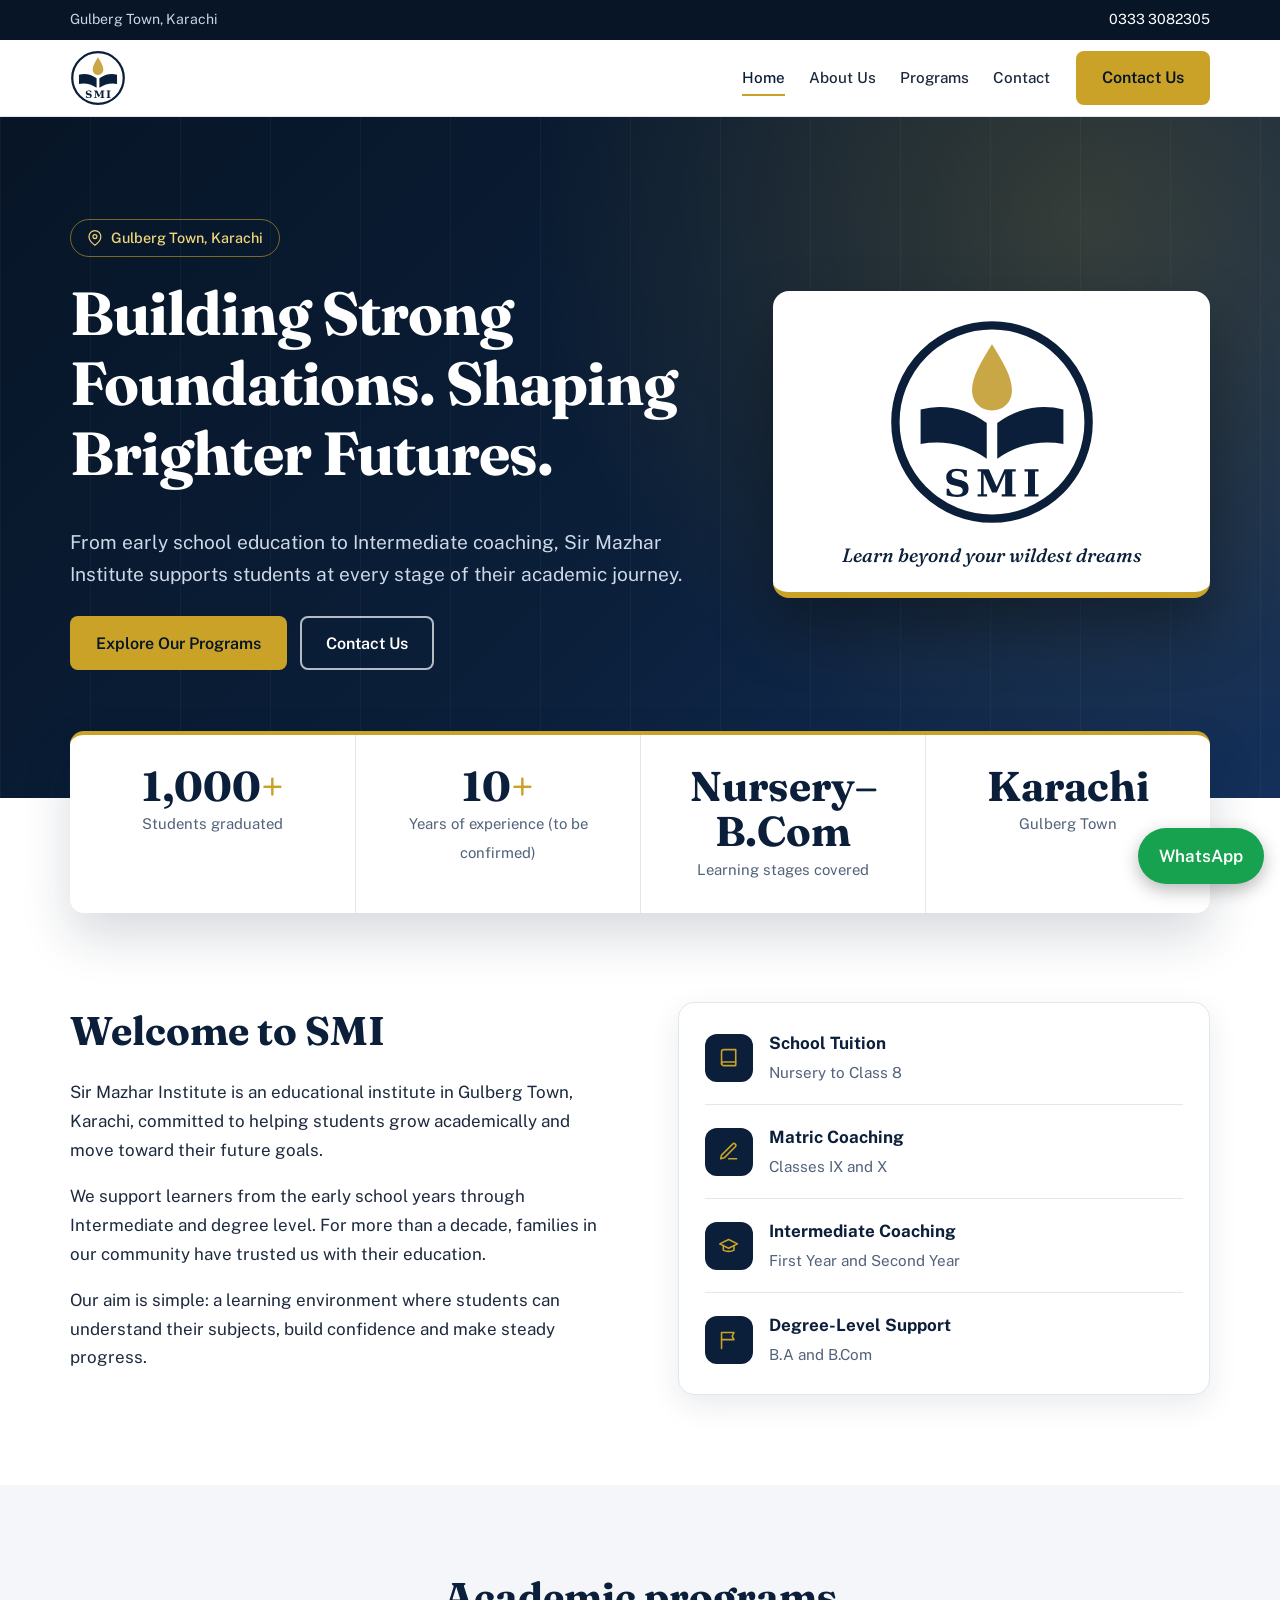
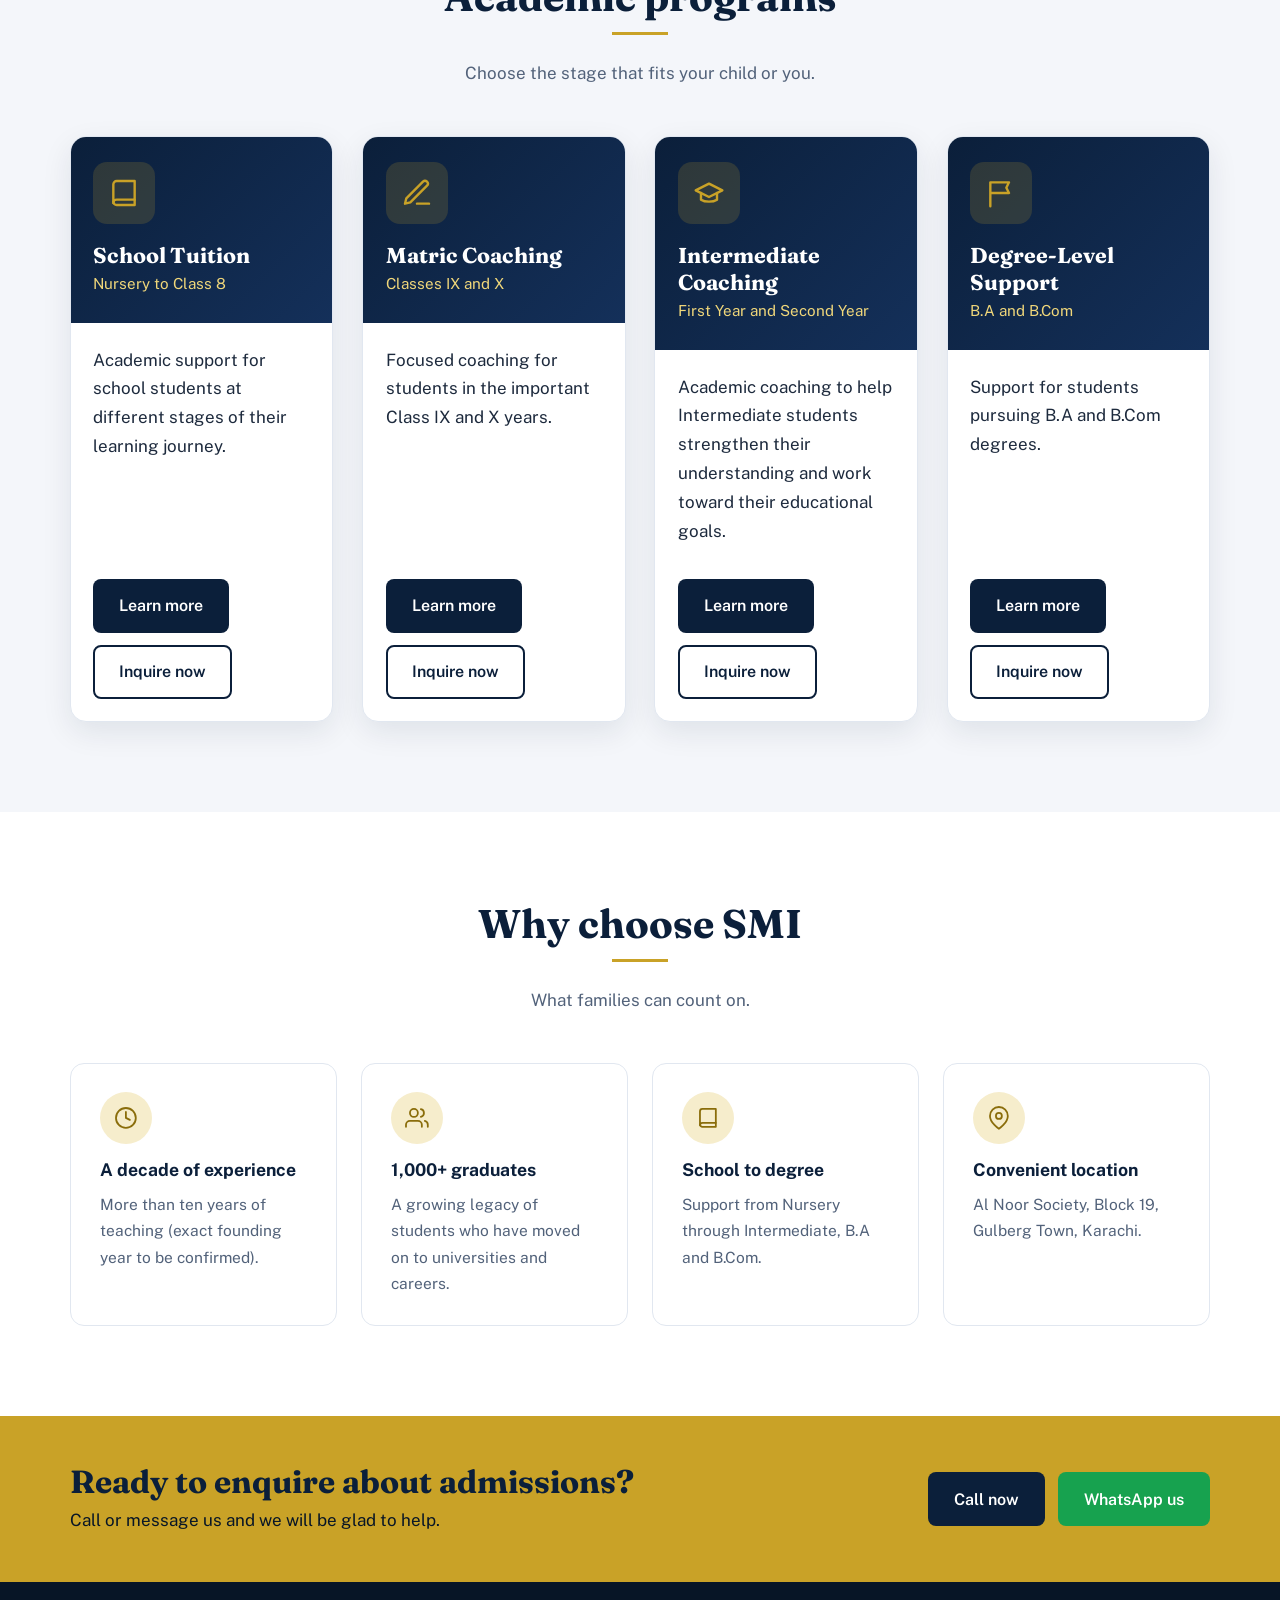
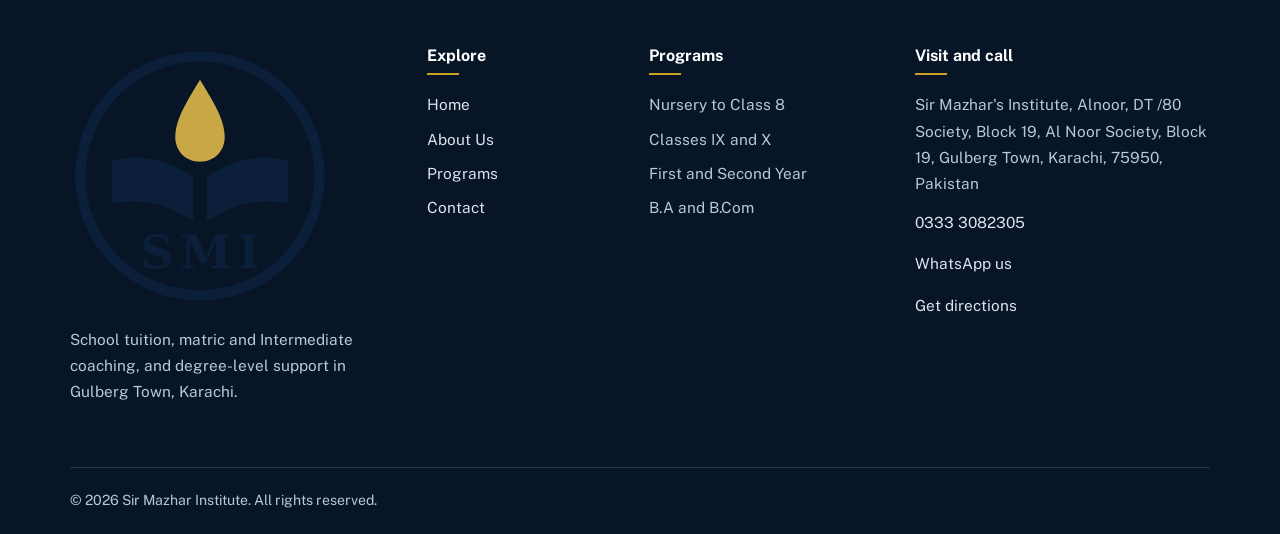
<file: index.html>
<!DOCTYPE html>
<html lang="en"><head><meta charset="utf-8"><meta name="viewport" content="width=device-width,initial-scale=1">
<title>Sir Mazhar Institute (SMI) | School Tuition & Intermediate Coaching in Karachi</title><meta name="description" content="Sir Mazhar Institute in Gulberg Town, Karachi offers school tuition, Class IX-X and Intermediate coaching, and B.A and B.Com support. 1,000+ students graduated.">
<meta property="og:title" content="Sir Mazhar Institute (SMI) | School Tuition & Intermediate Coaching in Karachi"><meta property="og:description" content="Sir Mazhar Institute in Gulberg Town, Karachi offers school tuition, Class IX-X and Intermediate coaching, and B.A and B.Com support. 1,000+ students graduated."><meta property="og:type" content="website"><meta property="og:image" content="images/smi-emblem.svg">
<meta name="theme-color" content="#0b1f3a"><link rel="icon" type="image/svg+xml" href="images/smi-emblem.svg"><link rel="stylesheet" href="css/style.css"></head>
<body data-page="home"><main id="main"><section class="hero"><div class="wrap hero-grid"><div><span class="pill"><svg class="i" viewBox="0 0 24 24" aria-hidden="true"><path d="M21 10c0 7-9 13-9 13S3 17 3 10a9 9 0 0 1 18 0z"/><circle cx="12" cy="10" r="3"/></svg> Gulberg Town, Karachi</span>
<h1>Building Strong Foundations. Shaping Brighter Futures.</h1>
<p class="lead">From early school education to Intermediate coaching, Sir Mazhar Institute supports students at every stage of their academic journey.</p>
<div class="row"><a class="btn btn-gold" href="programs.html">Explore Our Programs</a><a class="btn btn-line" href="contact.html">Contact Us</a></div></div>
<div class="hero-card"><img src="images/smi-emblem.svg" alt="SMI emblem" width="210" height="210"><p>Learn beyond your wildest dreams</p></div></div></section>
<div class="wrap"><div class="stats">
<div class="stat"><b><span data-count="1000">1,000</span><em>+</em></b><span>Students graduated</span></div>
<div class="stat"><b>10<em>+</em></b><span>Years of experience (to be confirmed)</span></div>
<div class="stat"><b>Nursery–B.Com</b><span>Learning stages covered</span></div>
<div class="stat"><b>Karachi</b><span>Gulberg Town</span></div></div></div>
<section><div class="wrap split"><div><h2>Welcome to SMI</h2>
<p>Sir Mazhar Institute is an educational institute in Gulberg Town, Karachi, committed to helping students grow academically and move toward their future goals.</p>
<p>We support learners from the early school years through Intermediate and degree level. For more than a decade, families in our community have trusted us with their education.</p>
<p>Our aim is simple: a learning environment where students can understand their subjects, build confidence and make steady progress.</p></div>
<div class="offer"><div><span class="ico"><svg class="i" viewBox="0 0 24 24" aria-hidden="true"><path d="M4 19.5A2.5 2.5 0 0 1 6.5 17H20V3H6.5A2.5 2.5 0 0 0 4 5.5z"/><path d="M20 17v4H6.5A2.5 2.5 0 0 1 4 18.5"/></svg></span><p style="margin:0"><b>School Tuition</b><span>Nursery to Class 8</span></p></div><div><span class="ico"><svg class="i" viewBox="0 0 24 24" aria-hidden="true"><path d="M12 20h9"/><path d="M16.5 3.5a2.1 2.1 0 0 1 3 3L7 19l-4 1 1-4z"/></svg></span><p style="margin:0"><b>Matric Coaching</b><span>Classes IX and X</span></p></div><div><span class="ico"><svg class="i" viewBox="0 0 24 24" aria-hidden="true"><path d="M22 10 12 5 2 10l10 5z"/><path d="M6 12v5c3 2 9 2 12 0v-5"/></svg></span><p style="margin:0"><b>Intermediate Coaching</b><span>First Year and Second Year</span></p></div><div><span class="ico"><svg class="i" viewBox="0 0 24 24" aria-hidden="true"><path d="M4 22V4M4 4h14l-2 4 2 4H4"/></svg></span><p style="margin:0"><b>Degree-Level Support</b><span>B.A and B.Com</span></p></div></div></div></section>
<section class="alt"><div class="wrap"><div class="head"><h2>Academic programs</h2><p>Choose the stage that fits your child or you.</p></div><div class="cards"><article class="pcard"><div class="top"><div class="ico"><svg class="i" viewBox="0 0 24 24" aria-hidden="true"><path d="M4 19.5A2.5 2.5 0 0 1 6.5 17H20V3H6.5A2.5 2.5 0 0 0 4 5.5z"/><path d="M20 17v4H6.5A2.5 2.5 0 0 1 4 18.5"/></svg></div><div><b>School Tuition</b><span>Nursery to Class 8</span></div></div><div class="body"><p>Academic support for school students at different stages of their learning journey.</p><div class="row"><a class="btn btn-navy" href="programs.html#school">Learn more</a><a class="btn btn-out" href="contact.html">Inquire now</a></div></div></article><article class="pcard"><div class="top"><div class="ico"><svg class="i" viewBox="0 0 24 24" aria-hidden="true"><path d="M12 20h9"/><path d="M16.5 3.5a2.1 2.1 0 0 1 3 3L7 19l-4 1 1-4z"/></svg></div><div><b>Matric Coaching</b><span>Classes IX and X</span></div></div><div class="body"><p>Focused coaching for students in the important Class IX and X years.</p><div class="row"><a class="btn btn-navy" href="programs.html#matric">Learn more</a><a class="btn btn-out" href="contact.html">Inquire now</a></div></div></article><article class="pcard"><div class="top"><div class="ico"><svg class="i" viewBox="0 0 24 24" aria-hidden="true"><path d="M22 10 12 5 2 10l10 5z"/><path d="M6 12v5c3 2 9 2 12 0v-5"/></svg></div><div><b>Intermediate Coaching</b><span>First Year and Second Year</span></div></div><div class="body"><p>Academic coaching to help Intermediate students strengthen their understanding and work toward their educational goals.</p><div class="row"><a class="btn btn-navy" href="programs.html#inter">Learn more</a><a class="btn btn-out" href="contact.html">Inquire now</a></div></div></article><article class="pcard"><div class="top"><div class="ico"><svg class="i" viewBox="0 0 24 24" aria-hidden="true"><path d="M4 22V4M4 4h14l-2 4 2 4H4"/></svg></div><div><b>Degree-Level Support</b><span>B.A and B.Com</span></div></div><div class="body"><p>Support for students pursuing B.A and B.Com degrees.</p><div class="row"><a class="btn btn-navy" href="programs.html#degree">Learn more</a><a class="btn btn-out" href="contact.html">Inquire now</a></div></div></article></div></div></section>
<section><div class="wrap"><div class="head"><h2>Why choose SMI</h2><p>What families can count on.</p></div><div class="feats">
<div class="feat"><div class="ico"><svg class="i" viewBox="0 0 24 24" aria-hidden="true"><circle cx="12" cy="12" r="10"/><path d="M12 6v6l4 2"/></svg></div><h3>A decade of experience</h3><p>More than ten years of teaching (exact founding year to be confirmed).</p></div>
<div class="feat"><div class="ico"><svg class="i" viewBox="0 0 24 24" aria-hidden="true"><path d="M17 21v-2a4 4 0 0 0-4-4H5a4 4 0 0 0-4 4v2"/><circle cx="9" cy="7" r="4"/><path d="M23 21v-2a4 4 0 0 0-3-3.9M16 3.1a4 4 0 0 1 0 7.8"/></svg></div><h3>1,000+ graduates</h3><p>A growing legacy of students who have moved on to universities and careers.</p></div>
<div class="feat"><div class="ico"><svg class="i" viewBox="0 0 24 24" aria-hidden="true"><path d="M4 19.5A2.5 2.5 0 0 1 6.5 17H20V3H6.5A2.5 2.5 0 0 0 4 5.5z"/><path d="M20 17v4H6.5A2.5 2.5 0 0 1 4 18.5"/></svg></div><h3>School to degree</h3><p>Support from Nursery through Intermediate, B.A and B.Com.</p></div>
<div class="feat"><div class="ico"><svg class="i" viewBox="0 0 24 24" aria-hidden="true"><path d="M21 10c0 7-9 13-9 13S3 17 3 10a9 9 0 0 1 18 0z"/><circle cx="12" cy="10" r="3"/></svg></div><h3>Convenient location</h3><p>Al Noor Society, Block 19, Gulberg Town, Karachi.</p></div></div></div></section><div class="cta"><div class="wrap"><div><h2>Ready to enquire about admissions?</h2><p>Call or message us and we will be glad to help.</p></div><div class="row"><a class="btn btn-navy" data-tel>Call now</a><a class="btn btn-wa" data-wa data-wa-label="WhatsApp us"></a></div></div></div></main>
<script src="js/config.js"></script><script src="js/main.js"></script></body></html>
</file>
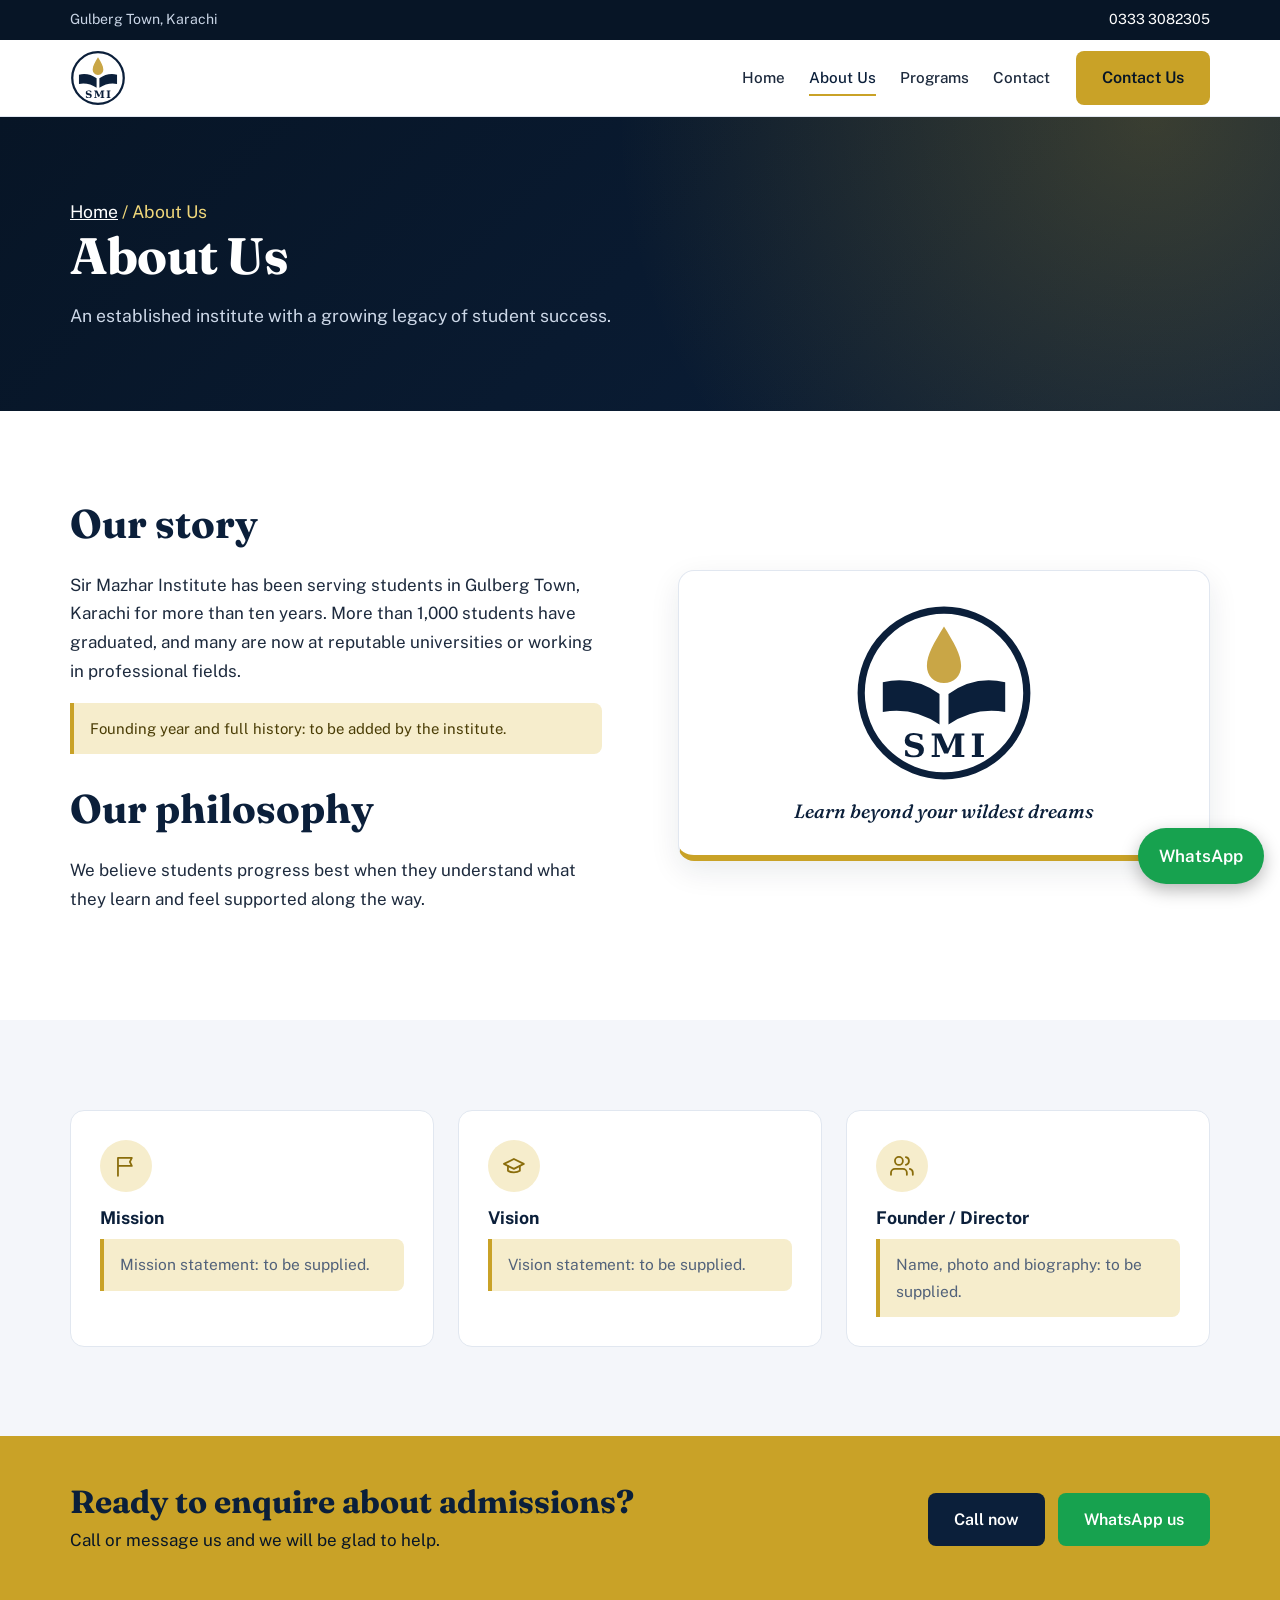
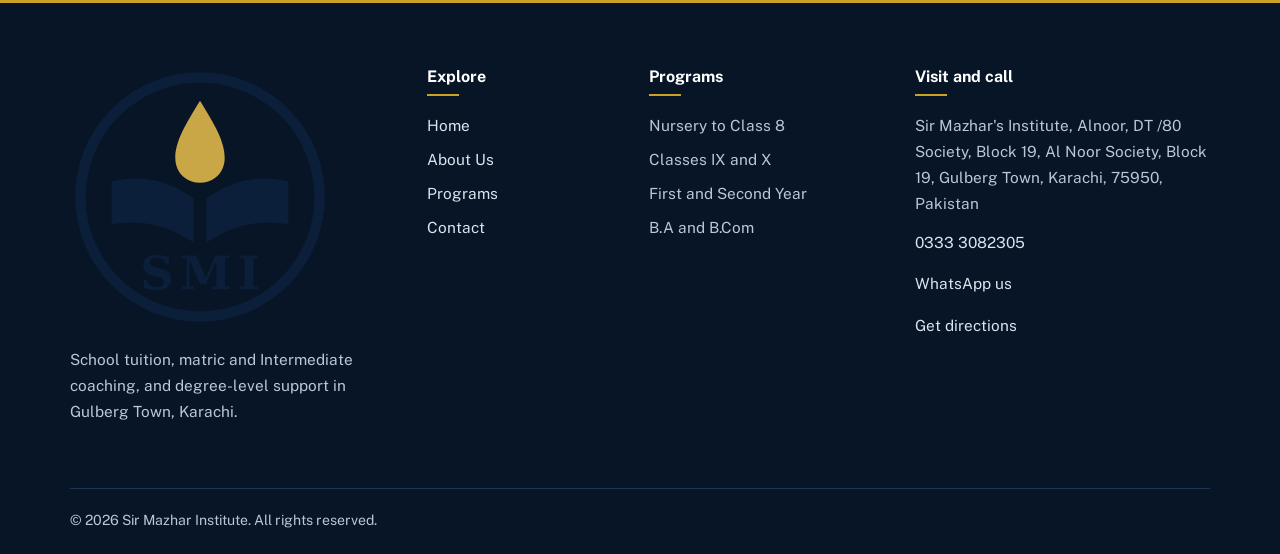
<file: about.html>
<!DOCTYPE html>
<html lang="en"><head><meta charset="utf-8"><meta name="viewport" content="width=device-width,initial-scale=1">
<title>About Sir Mazhar Institute | Tuition & Coaching in Gulberg Town, Karachi</title><meta name="description" content="Learn about Sir Mazhar Institute, a Karachi institute serving school, Intermediate and degree students for more than 10 years.">
<meta property="og:title" content="About Sir Mazhar Institute | Tuition & Coaching in Gulberg Town, Karachi"><meta property="og:description" content="Learn about Sir Mazhar Institute, a Karachi institute serving school, Intermediate and degree students for more than 10 years."><meta property="og:type" content="website"><meta property="og:image" content="images/smi-emblem.svg">
<meta name="theme-color" content="#0b1f3a"><link rel="icon" type="image/svg+xml" href="images/smi-emblem.svg"><link rel="stylesheet" href="css/style.css"></head>
<body data-page="about"><main id="main"><div class="page-head"><div class="wrap"><p class="crumb"><a href="index.html">Home</a> / About Us</p><h1>About Us</h1><p>An established institute with a growing legacy of student success.</p></div></div><section><div class="wrap split"><div><h2>Our story</h2><p>Sir Mazhar Institute has been serving students in Gulberg Town, Karachi for more than ten years. More than 1,000 students have graduated, and many are now at reputable universities or working in professional fields.</p>
<p class="note">Founding year and full history: to be added by the institute.</p>
<h2 style="margin-top:2rem">Our philosophy</h2><p>We believe students progress best when they understand what they learn and feel supported along the way.</p></div>
<div class="emb-card"><img src="images/smi-emblem.svg" alt="SMI emblem" width="180" height="180"><p>Learn beyond your wildest dreams</p></div></div></section>
<section class="alt"><div class="wrap feats">
<div class="feat"><div class="ico"><svg class="i" viewBox="0 0 24 24" aria-hidden="true"><path d="M4 22V4M4 4h14l-2 4 2 4H4"/></svg></div><h3>Mission</h3><p class="note">Mission statement: to be supplied.</p></div>
<div class="feat"><div class="ico"><svg class="i" viewBox="0 0 24 24" aria-hidden="true"><path d="M22 10 12 5 2 10l10 5z"/><path d="M6 12v5c3 2 9 2 12 0v-5"/></svg></div><h3>Vision</h3><p class="note">Vision statement: to be supplied.</p></div>
<div class="feat"><div class="ico"><svg class="i" viewBox="0 0 24 24" aria-hidden="true"><path d="M17 21v-2a4 4 0 0 0-4-4H5a4 4 0 0 0-4 4v2"/><circle cx="9" cy="7" r="4"/><path d="M23 21v-2a4 4 0 0 0-3-3.9M16 3.1a4 4 0 0 1 0 7.8"/></svg></div><h3>Founder / Director</h3><p class="note">Name, photo and biography: to be supplied.</p></div></div></section><div class="cta"><div class="wrap"><div><h2>Ready to enquire about admissions?</h2><p>Call or message us and we will be glad to help.</p></div><div class="row"><a class="btn btn-navy" data-tel>Call now</a><a class="btn btn-wa" data-wa data-wa-label="WhatsApp us"></a></div></div></div></main>
<script src="js/config.js"></script><script src="js/main.js"></script></body></html>
</file>
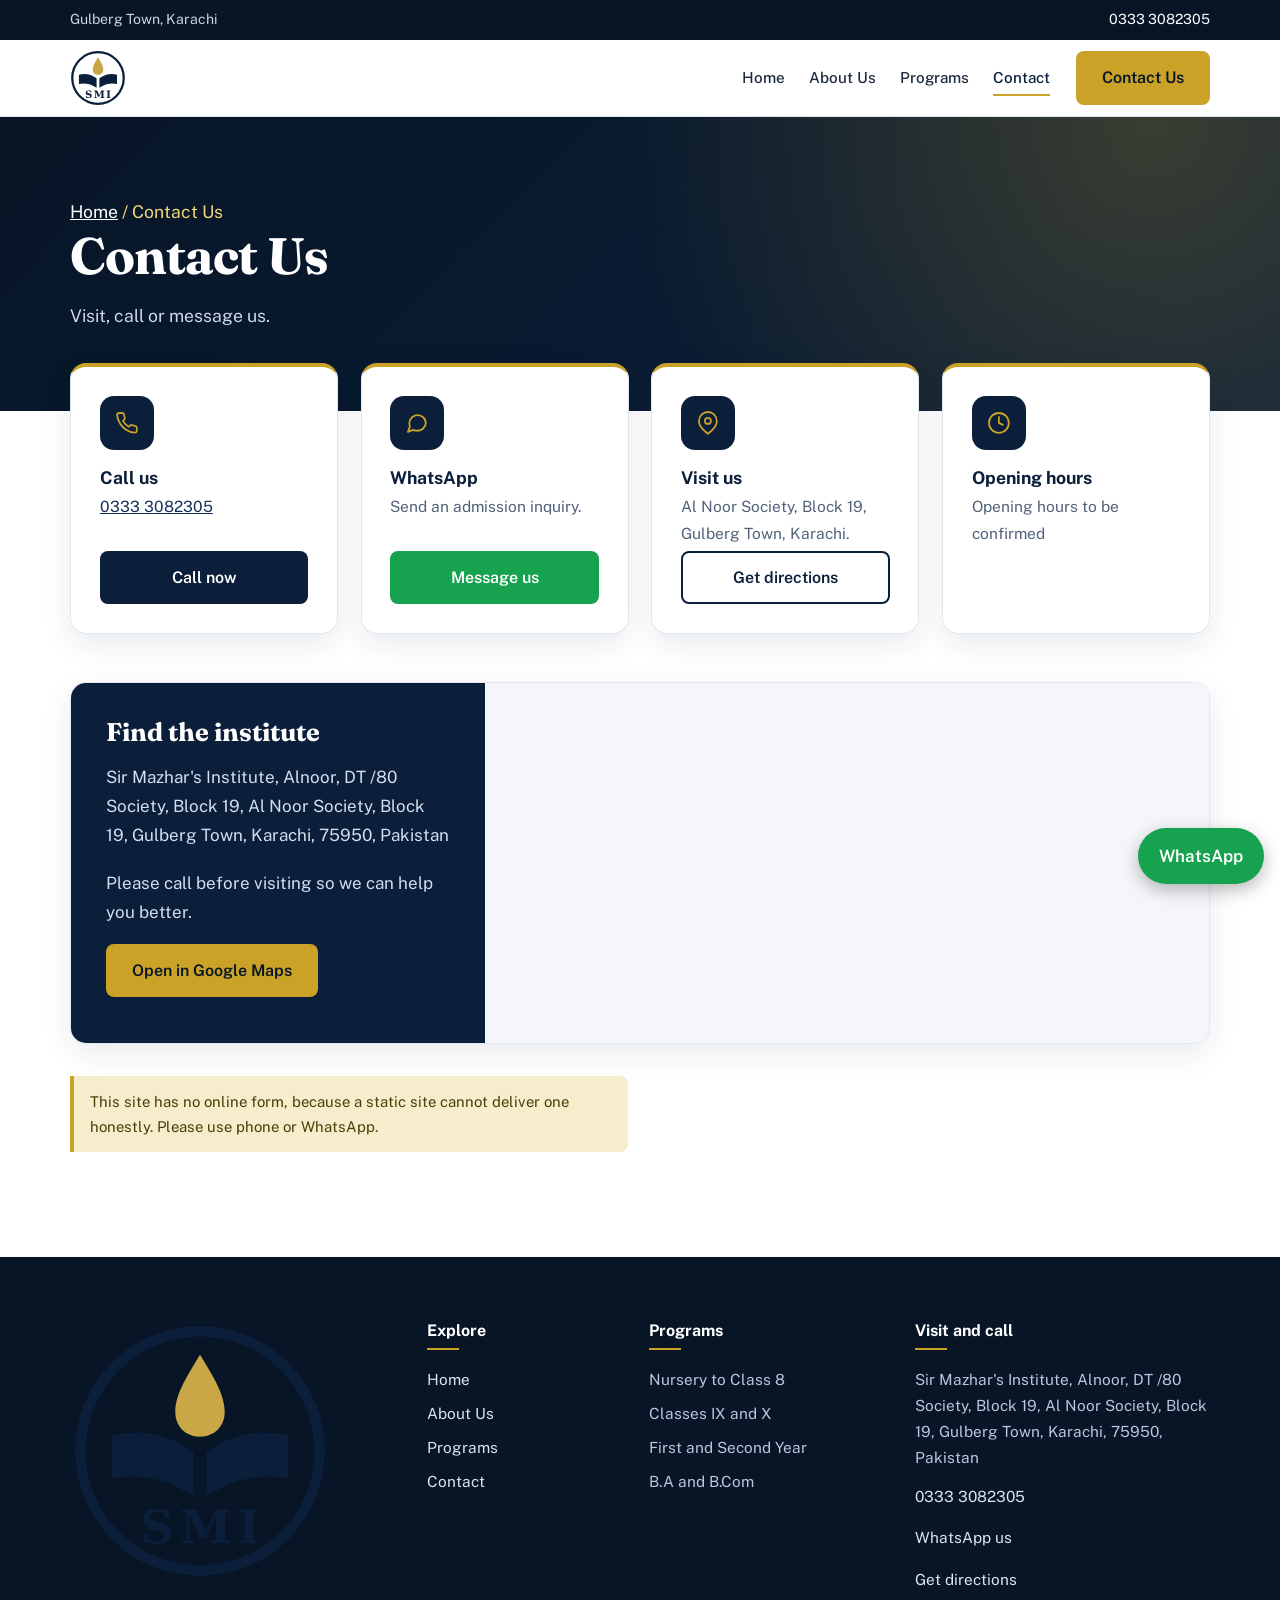
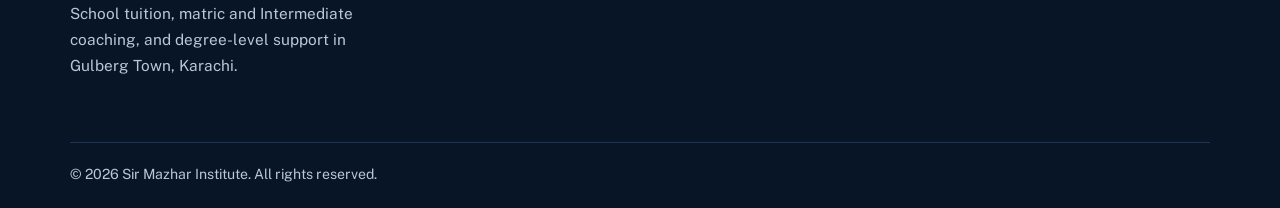
<file: contact.html>
<!DOCTYPE html>
<html lang="en"><head><meta charset="utf-8"><meta name="viewport" content="width=device-width,initial-scale=1">
<title>Contact Sir Mazhar Institute | Admissions in Gulberg Town, Karachi</title><meta name="description" content="Call or WhatsApp Sir Mazhar Institute for admissions. Al Noor Society, Block 19, Gulberg Town, Karachi.">
<meta property="og:title" content="Contact Sir Mazhar Institute | Admissions in Gulberg Town, Karachi"><meta property="og:description" content="Call or WhatsApp Sir Mazhar Institute for admissions. Al Noor Society, Block 19, Gulberg Town, Karachi."><meta property="og:type" content="website"><meta property="og:image" content="images/logo.png">
<meta name="theme-color" content="#0b1f3a"><link rel="icon" type="image/svg+xml" href="images/smi-emblem.svg"><link rel="stylesheet" href="css/style.css"></head>
<body data-page="contact"><main id="main"><div class="page-head"><div class="wrap"><p class="crumb"><a href="index.html">Home</a> / Contact Us</p><h1>Contact Us</h1><p>Visit, call or message us.</p></div></div><section style="padding-top:0"><div class="wrap"><div class="ccards">
<div class="ccard"><div class="ico"><svg class="i" viewBox="0 0 24 24" aria-hidden="true"><path d="M22 16.9v3a2 2 0 0 1-2.2 2 19.8 19.8 0 0 1-8.6-3.1 19.5 19.5 0 0 1-6-6A19.8 19.8 0 0 1 2.1 4.2 2 2 0 0 1 4.1 2h3a2 2 0 0 1 2 1.7c.1 1 .4 1.9.7 2.8a2 2 0 0 1-.5 2.1L8 9.9a16 16 0 0 0 6 6l1.3-1.3a2 2 0 0 1 2.1-.4c.9.3 1.8.6 2.8.7a2 2 0 0 1 1.7 2z"/></svg></div><h3>Call us</h3><p><a data-tel></a></p><a class="btn btn-navy" data-tel>Call now</a></div>
<div class="ccard"><div class="ico"><svg class="i" viewBox="0 0 24 24" aria-hidden="true"><path d="M21 11.5a8.4 8.4 0 0 1-9 8.4 8.5 8.5 0 0 1-3.8-.9L3 21l1.9-5.2A8.4 8.4 0 1 1 21 11.5z"/></svg></div><h3>WhatsApp</h3><p>Send an admission inquiry.</p><a class="btn btn-wa" data-wa data-wa-label="Message us"></a></div>
<div class="ccard"><div class="ico"><svg class="i" viewBox="0 0 24 24" aria-hidden="true"><path d="M21 10c0 7-9 13-9 13S3 17 3 10a9 9 0 0 1 18 0z"/><circle cx="12" cy="10" r="3"/></svg></div><h3>Visit us</h3><p>Al Noor Society, Block 19, Gulberg Town, Karachi.</p><a class="btn btn-out" data-maps>Get directions</a></div>
<div class="ccard"><div class="ico"><svg class="i" viewBox="0 0 24 24" aria-hidden="true"><circle cx="12" cy="12" r="10"/><path d="M12 6v6l4 2"/></svg></div><h3>Opening hours</h3><p data-hours></p></div></div>
<div class="map" style="margin-top:3rem"><div class="side"><h2>Find the institute</h2><address data-address></address><p>Please call before visiting so we can help you better.</p><a class="btn btn-gold" data-maps>Open in Google Maps</a></div>
<div class="view" data-map><div class="ph"><span>Map unavailable</span></div></div></div>
<p class="note" style="margin-top:2rem">This site has no online form, because a static site cannot deliver one honestly. Please use phone or WhatsApp.</p></div></section></main>
<script src="js/config.js"></script><script src="js/main.js"></script></body></html>
</file>
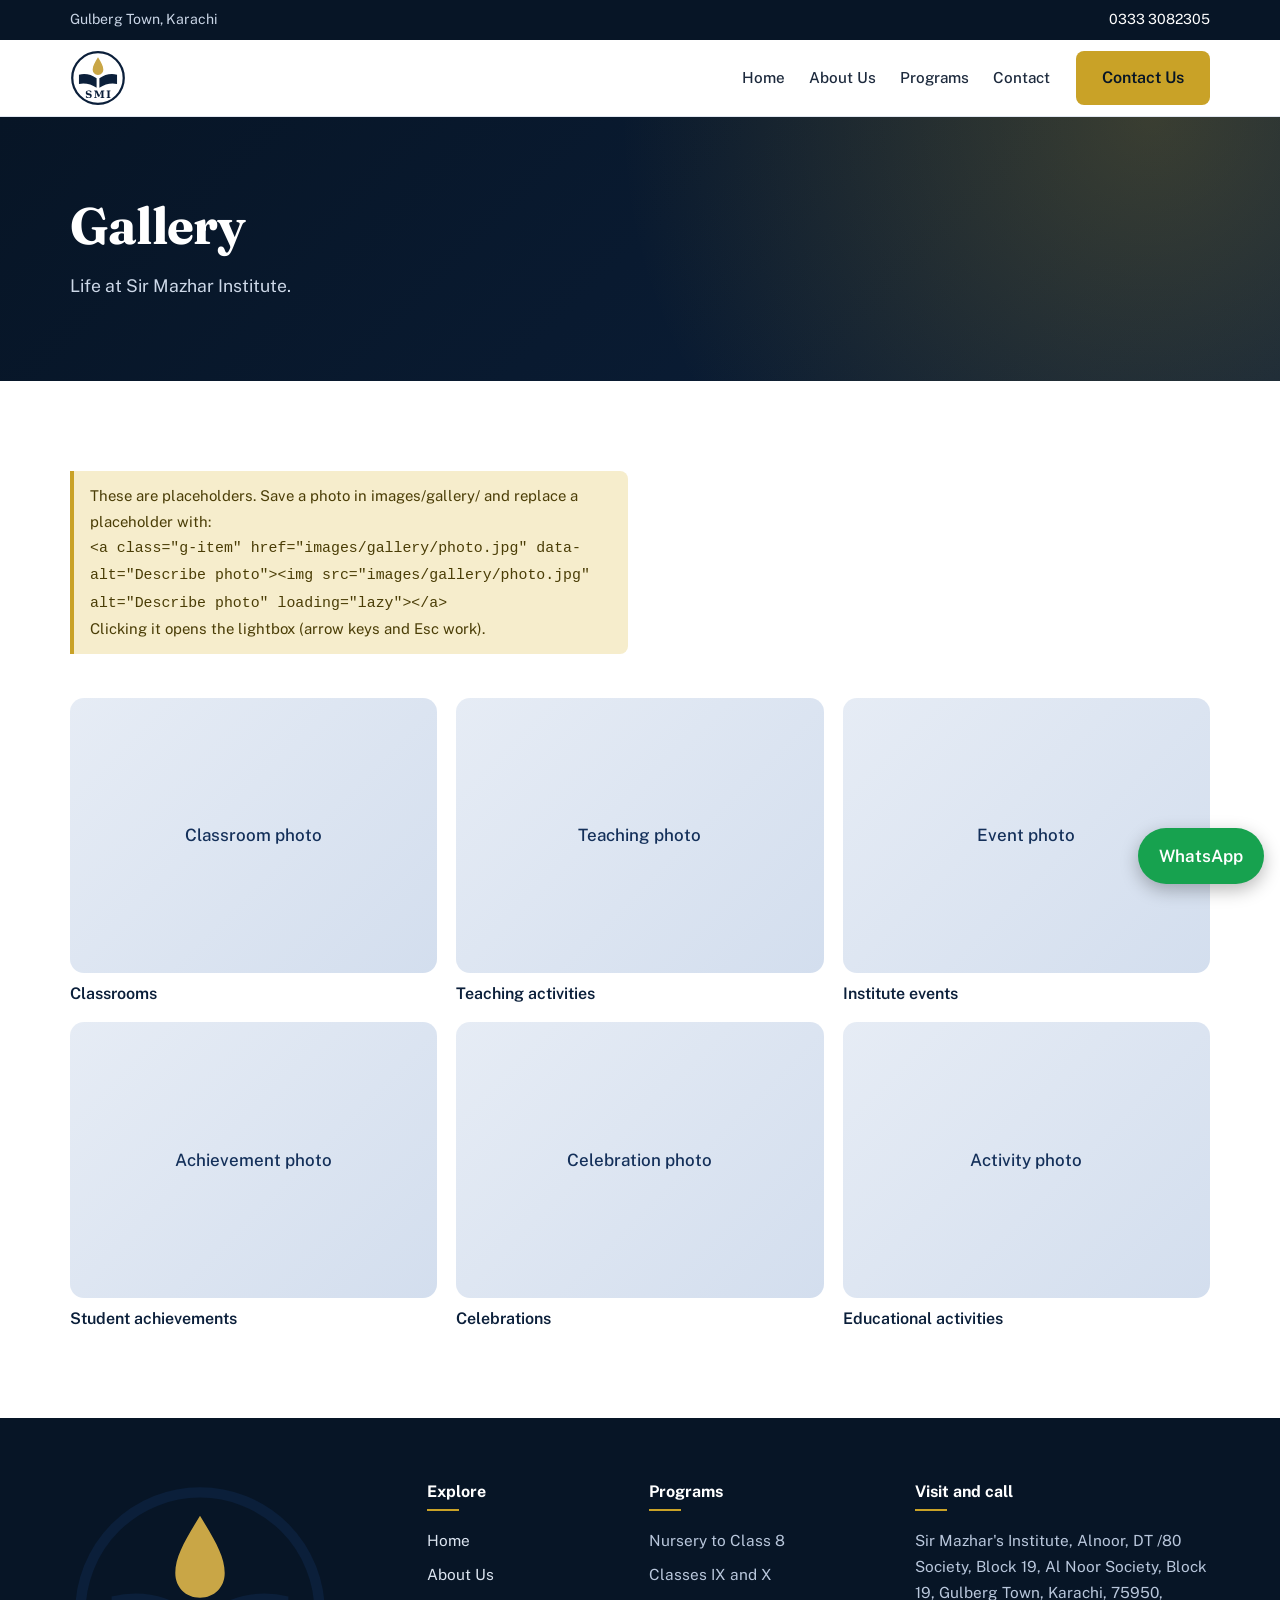
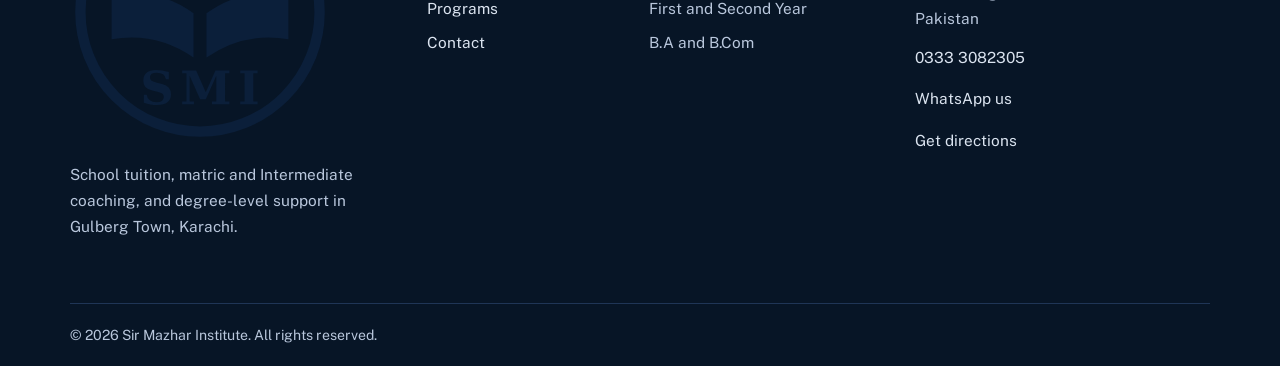
<file: gallery.html>
<!DOCTYPE html>
<html lang="en"><head><meta charset="utf-8"><meta name="viewport" content="width=device-width,initial-scale=1">
<title>Gallery | Sir Mazhar Institute, Karachi</title><meta name="description" content="Photos of classrooms, teaching and events at Sir Mazhar Institute, Gulberg Town, Karachi.">
<meta property="og:title" content="Gallery | Sir Mazhar Institute, Karachi"><meta property="og:description" content="Photos of classrooms, teaching and events at Sir Mazhar Institute, Gulberg Town, Karachi."><meta property="og:type" content="website">
<meta name="theme-color" content="#0b1f3a"><link rel="icon" href="images/logo.svg" type="image/svg+xml"><link rel="stylesheet" href="css/style.css"></head>
<body data-page="gallery"><main id="main">

<div class="page-head"><div class="wrap"><h1>Gallery</h1><p>Life at Sir Mazhar Institute.</p></div></div>
<section><div class="wrap"><p class="note">These are placeholders. Save a photo in images/gallery/ and replace a placeholder with:<br><code>&lt;a class="g-item" href="images/gallery/photo.jpg" data-alt="Describe photo"&gt;&lt;img src="images/gallery/photo.jpg" alt="Describe photo" loading="lazy"&gt;&lt;/a&gt;</code><br>Clicking it opens the lightbox (arrow keys and Esc work).</p><br>
<div class="gallery"><div><div class="ph"><span>Classroom photo</span></div><h3>Classrooms</h3></div><div><div class="ph"><span>Teaching photo</span></div><h3>Teaching activities</h3></div><div><div class="ph"><span>Event photo</span></div><h3>Institute events</h3></div><div><div class="ph"><span>Achievement photo</span></div><h3>Student achievements</h3></div><div><div class="ph"><span>Celebration photo</span></div><h3>Celebrations</h3></div><div><div class="ph"><span>Activity photo</span></div><h3>Educational activities</h3></div></div></div></section>
</main><script src="js/config.js"></script><script src="js/main.js"></script></body></html>
</file>
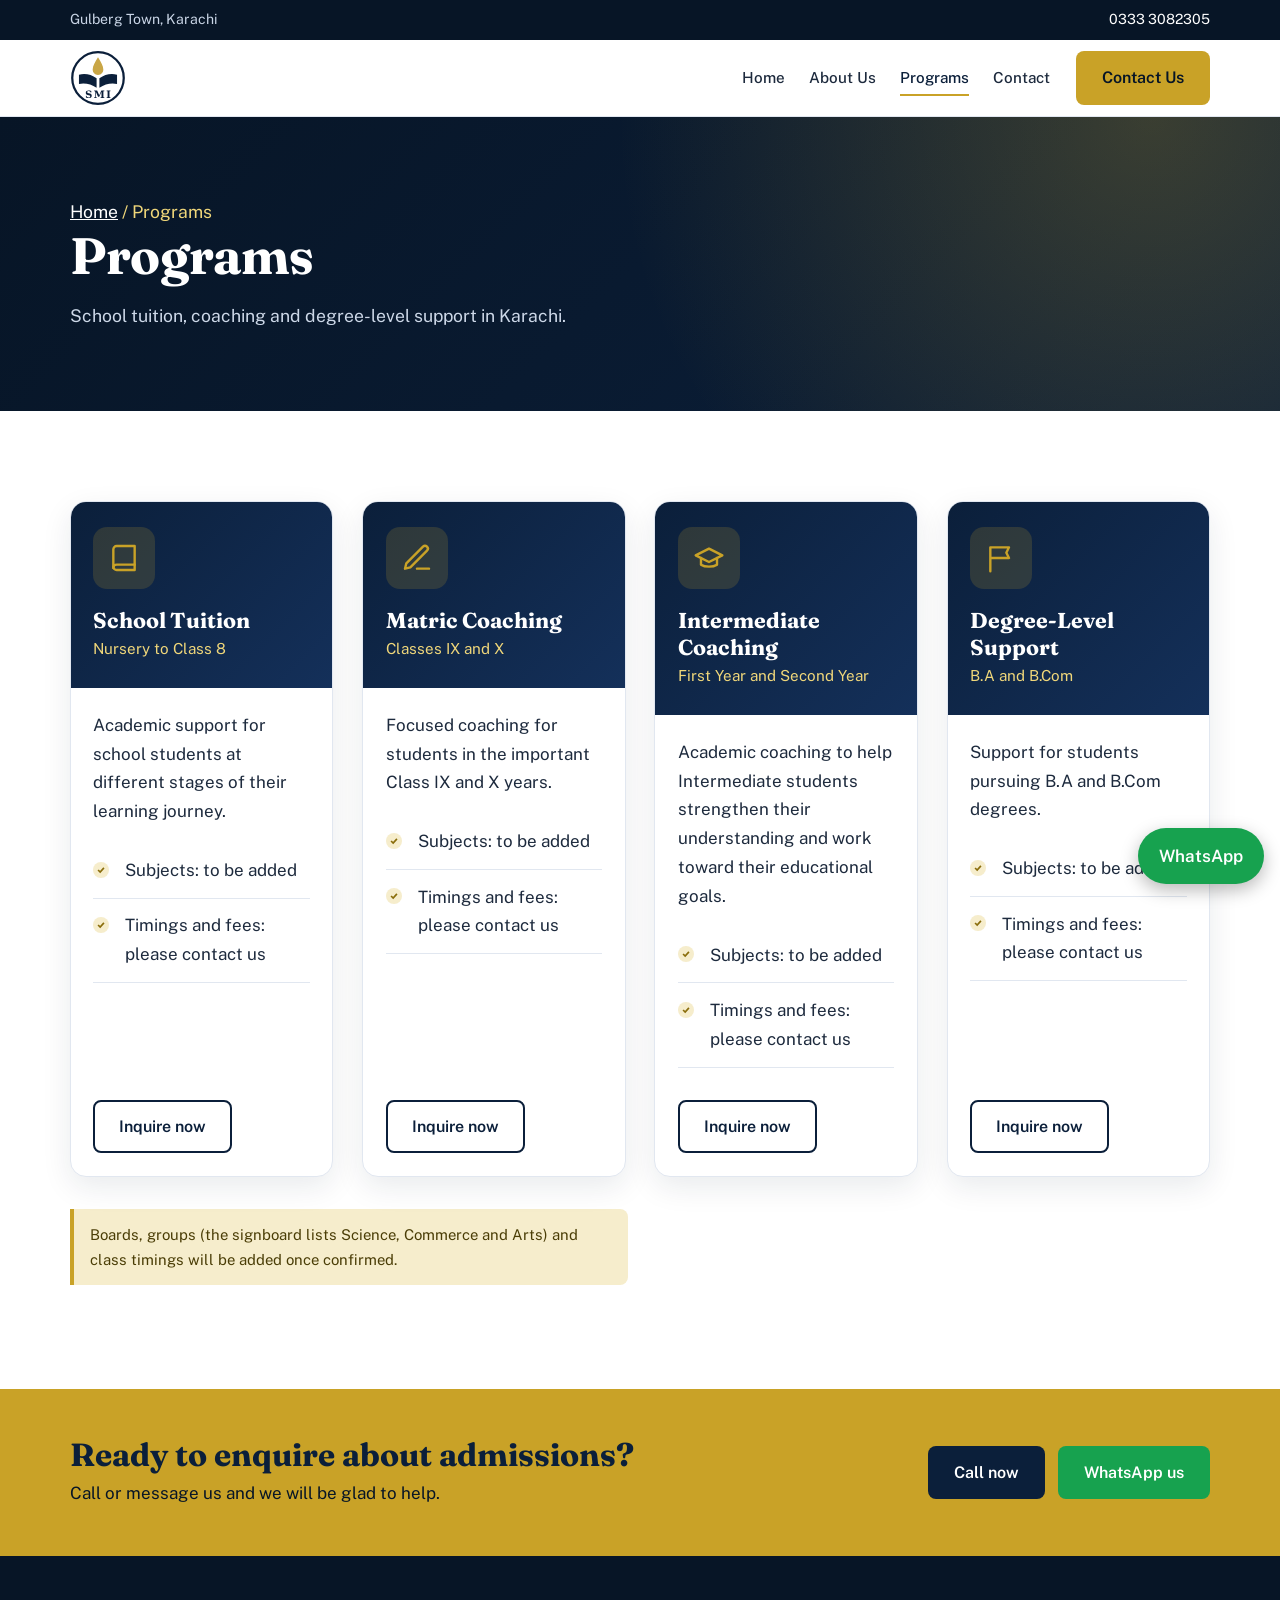
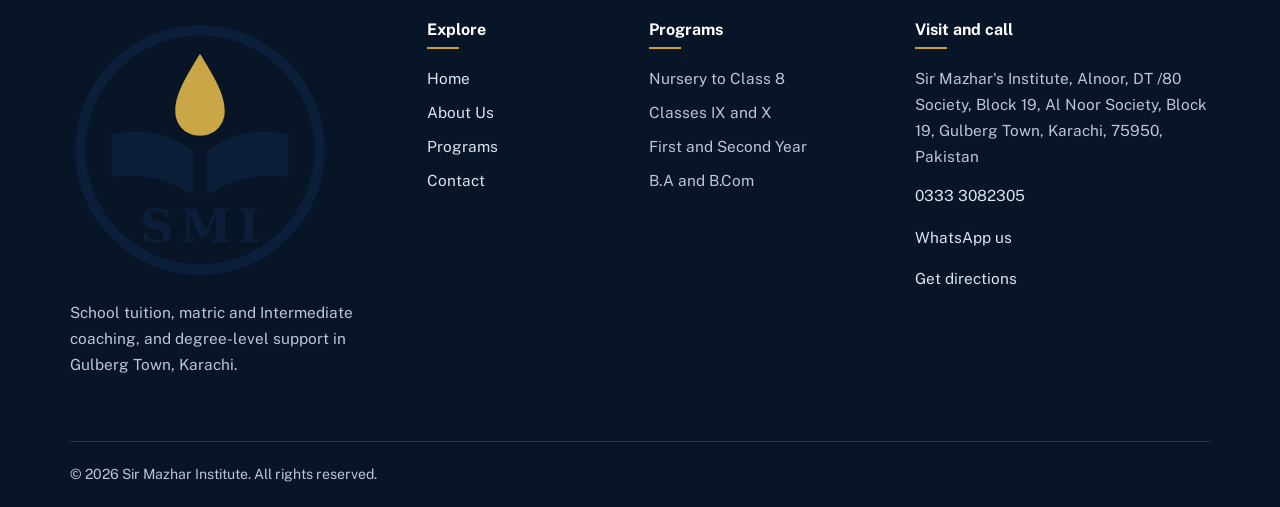
<file: programs.html>
<!DOCTYPE html>
<html lang="en"><head><meta charset="utf-8"><meta name="viewport" content="width=device-width,initial-scale=1">
<title>Programs | School Tuition & Intermediate Coaching in Karachi | SMI</title><meta name="description" content="School tuition from Nursery to Class 8, Class IX-X, Intermediate coaching and B.A and B.Com at Sir Mazhar Institute, Karachi.">
<meta property="og:title" content="Programs | School Tuition & Intermediate Coaching in Karachi | SMI"><meta property="og:description" content="School tuition from Nursery to Class 8, Class IX-X, Intermediate coaching and B.A and B.Com at Sir Mazhar Institute, Karachi."><meta property="og:type" content="website"><meta property="og:image" content="images/logo.png">
<meta name="theme-color" content="#0b1f3a"><link rel="icon" type="image/svg+xml" href="images/smi-emblem.svg"><link rel="stylesheet" href="css/style.css"></head>
<body data-page="programs"><main id="main"><div class="page-head"><div class="wrap"><p class="crumb"><a href="index.html">Home</a> / Programs</p><h1>Programs</h1><p>School tuition, coaching and degree-level support in Karachi.</p></div></div><section><div class="wrap"><div class="cards"><article class="pcard" id="school"><div class="top"><div class="ico"><svg class="i" viewBox="0 0 24 24" aria-hidden="true"><path d="M4 19.5A2.5 2.5 0 0 1 6.5 17H20V3H6.5A2.5 2.5 0 0 0 4 5.5z"/><path d="M20 17v4H6.5A2.5 2.5 0 0 1 4 18.5"/></svg></div><div><b>School Tuition</b><span>Nursery to Class 8</span></div></div><div class="body"><p>Academic support for school students at different stages of their learning journey.</p><ul class="list"><li>Subjects: to be added</li><li>Timings and fees: please contact us</li></ul><div class="row"><a class="btn btn-out" href="contact.html">Inquire now</a></div></div></article><article class="pcard" id="matric"><div class="top"><div class="ico"><svg class="i" viewBox="0 0 24 24" aria-hidden="true"><path d="M12 20h9"/><path d="M16.5 3.5a2.1 2.1 0 0 1 3 3L7 19l-4 1 1-4z"/></svg></div><div><b>Matric Coaching</b><span>Classes IX and X</span></div></div><div class="body"><p>Focused coaching for students in the important Class IX and X years.</p><ul class="list"><li>Subjects: to be added</li><li>Timings and fees: please contact us</li></ul><div class="row"><a class="btn btn-out" href="contact.html">Inquire now</a></div></div></article><article class="pcard" id="inter"><div class="top"><div class="ico"><svg class="i" viewBox="0 0 24 24" aria-hidden="true"><path d="M22 10 12 5 2 10l10 5z"/><path d="M6 12v5c3 2 9 2 12 0v-5"/></svg></div><div><b>Intermediate Coaching</b><span>First Year and Second Year</span></div></div><div class="body"><p>Academic coaching to help Intermediate students strengthen their understanding and work toward their educational goals.</p><ul class="list"><li>Subjects: to be added</li><li>Timings and fees: please contact us</li></ul><div class="row"><a class="btn btn-out" href="contact.html">Inquire now</a></div></div></article><article class="pcard" id="degree"><div class="top"><div class="ico"><svg class="i" viewBox="0 0 24 24" aria-hidden="true"><path d="M4 22V4M4 4h14l-2 4 2 4H4"/></svg></div><div><b>Degree-Level Support</b><span>B.A and B.Com</span></div></div><div class="body"><p>Support for students pursuing B.A and B.Com degrees.</p><ul class="list"><li>Subjects: to be added</li><li>Timings and fees: please contact us</li></ul><div class="row"><a class="btn btn-out" href="contact.html">Inquire now</a></div></div></article></div><p class="note" style="margin-top:2rem">Boards, groups (the signboard lists Science, Commerce and Arts) and class timings will be added once confirmed.</p></div></section><div class="cta"><div class="wrap"><div><h2>Ready to enquire about admissions?</h2><p>Call or message us and we will be glad to help.</p></div><div class="row"><a class="btn btn-navy" data-tel>Call now</a><a class="btn btn-wa" data-wa data-wa-label="WhatsApp us"></a></div></div></div></main>
<script src="js/config.js"></script><script src="js/main.js"></script></body></html>
</file>
<file: css/style.css>
@import url("https://fonts.googleapis.com/css2?family=Fraunces:ital,opsz,wght@0,9..144,600;0,9..144,700;1,9..144,500&family=Public+Sans:wght@400;500;600;700&display=swap");
:root{--navy:#0b1f3a;--navy-d:#071526;--navy-2:#14305a;--gold:#c9a227;--gold-l:#f6edcc;--gold-d:#8a6d0b;--white:#fff;--mist:#f4f6fa;--ink:#1d2a3d;--muted:#52627a;--line:#e1e7f0;
--serif:"Fraunces",Georgia,serif;--sans:"Public Sans",system-ui,-apple-system,"Segoe UI",sans-serif;--r:10px;--sh:0 10px 30px rgba(11,31,58,.09)}
*{box-sizing:border-box}html{scroll-behavior:smooth;scroll-padding-top:90px}
body{margin:0;font:400 1.0625rem/1.7 var(--sans);color:var(--ink);background:var(--white);overflow-x:hidden}
img{max-width:100%;height:auto;display:block}a{color:var(--navy-2)}svg.i{width:1.4em;height:1.4em;fill:none;stroke:currentColor;stroke-width:1.8;stroke-linecap:round;stroke-linejoin:round;flex:none}
h1,h2,h3{font-family:var(--serif);color:var(--navy);line-height:1.15;margin:0 0 .6em}
h1{font-size:clamp(2.3rem,5.6vw,3.8rem);letter-spacing:-.015em}h2{font-size:clamp(1.8rem,3.6vw,2.5rem)}h3{font-size:1.3rem}
p{margin:0 0 1em;max-width:62ch}.wrap{width:min(1140px,100% - 2.5rem);margin-inline:auto}
.sr{position:absolute;width:1px;height:1px;overflow:hidden;clip:rect(0 0 0 0)}
.skip{position:absolute;left:-999px;background:var(--gold);color:var(--navy);padding:.6rem 1rem;z-index:99}.skip:focus{left:0}
:focus-visible{outline:3px solid var(--gold);outline-offset:3px}
/* top bar + header */
.topbar{background:var(--navy-d);color:#c9d5e6;font-size:.88rem}.topbar .wrap{display:flex;justify-content:space-between;gap:1rem;padding:.5rem 0}
.topbar a{color:#fff;text-decoration:none}.topbar span,.topbar a{display:inline-flex;align-items:center;gap:.4rem}.topbar svg{color:var(--gold);width:1.1em;height:1.1em}
@media(max-width:800px){.topbar{display:none}}
.site-header{position:sticky;top:0;z-index:50;background:rgba(255,255,255,.97);backdrop-filter:blur(8px);border-bottom:1px solid var(--line)}
.bar{display:flex;align-items:center;justify-content:space-between;min-height:76px;gap:1rem}
.brand{display:flex;align-items:center;gap:.75rem;text-decoration:none;font:700 1.15rem/1.1 var(--serif);color:var(--navy)}.brand img{width:auto;height:50px}.logo-mark{display:none}
.brand small{display:block;font:500 .72rem var(--sans);color:var(--gold-d);margin-top:.2rem}
#nav{display:flex;align-items:center;gap:1.6rem}#nav ul{display:flex;gap:1.5rem;list-style:none;margin:0;padding:0}
#nav ul a{text-decoration:none;color:var(--ink);font-weight:500;font-size:.95rem;padding:.5rem 0;border-bottom:2px solid transparent}
#nav ul a:hover,#nav ul a[aria-current]{border-color:var(--gold);color:var(--navy)}
.menu-btn{display:none;width:48px;height:48px;border:1px solid var(--line);background:var(--white);border-radius:var(--r);cursor:pointer;position:relative}
.menu-btn i,.menu-btn i:before,.menu-btn i:after{position:absolute;left:13px;width:20px;height:2px;background:var(--navy);content:"";transition:transform .2s}
.menu-btn i{top:23px}.menu-btn i:before{top:-7px;left:0}.menu-btn i:after{top:7px;left:0}
.menu-btn[aria-expanded=true] i{background:transparent}.menu-btn[aria-expanded=true] i:before{transform:translateY(7px) rotate(45deg)}.menu-btn[aria-expanded=true] i:after{transform:translateY(-7px) rotate(-45deg)}
@media(max-width:960px){.menu-btn{display:block}
#nav{display:none;position:absolute;top:100%;left:0;right:0;background:var(--white);flex-direction:column;align-items:stretch;padding:1rem 1.25rem 1.5rem;border-bottom:1px solid var(--line);box-shadow:var(--sh);gap:1rem}
#nav.open{display:flex}#nav ul{flex-direction:column;gap:0}#nav ul a{display:block;padding:.9rem 0;border-bottom:1px solid var(--line)}}
@media(max-width:520px){.logo-full{display:none}.logo-mark{display:block;height:46px}}
/* buttons */
.btn{display:inline-flex;align-items:center;justify-content:center;gap:.55rem;min-height:50px;padding:.7rem 1.5rem;border-radius:8px;font-weight:600;font-size:1rem;text-decoration:none;border:2px solid transparent;cursor:pointer;transition:background .2s,color .2s,transform .2s,box-shadow .2s}
.btn:hover{transform:translateY(-2px);box-shadow:0 8px 18px rgba(11,31,58,.18)}.btn-gold{background:var(--gold);color:var(--navy-d)}.btn-gold:hover{background:#dbb53a}
.btn-navy{background:var(--navy);color:#fff}.btn-navy:hover{background:var(--navy-2)}.btn-wa{background:#17a24f;color:#fff}.btn-wa:hover{background:#128a42}
.btn-line{border-color:rgba(255,255,255,.7);color:#fff}.btn-line:hover{background:#fff;color:var(--navy)}.btn-out{border-color:var(--navy);color:var(--navy);background:#fff}.btn-out:hover{background:var(--navy);color:#fff}
.row{display:flex;flex-wrap:wrap;gap:.8rem;margin-top:1.6rem}
/* hero */
.hero{background:linear-gradient(135deg,var(--navy-d),var(--navy) 55%,var(--navy-2));color:#dbe4f0;padding:clamp(3.5rem,8vw,6.5rem) 0 clamp(6rem,10vw,8.5rem);position:relative;overflow:hidden}
.hero:before{content:"";position:absolute;inset:0;background:radial-gradient(circle at 85% 15%,rgba(201,162,39,.22),transparent 45%),repeating-linear-gradient(90deg,rgba(255,255,255,.035) 0 1px,transparent 1px 90px)}
.hero .wrap{position:relative}.hero h1{color:#fff}.hero-grid{display:grid;gap:3rem;grid-template-columns:1.2fr .8fr;align-items:center}
.hero p.lead{font-size:1.2rem;color:#cdd8e8}.pill{display:inline-flex;align-items:center;gap:.5rem;border:1px solid rgba(201,162,39,.6);color:#f0d77a;border-radius:999px;padding:.35rem 1rem;font-size:.9rem;font-weight:500;margin-bottom:1.4rem}.pill svg{width:1.1em;height:1.1em}
.hero-card{background:#fff;border-radius:16px;padding:1.6rem;text-align:center;border-bottom:6px solid var(--gold);box-shadow:0 30px 60px rgba(0,0,0,.35);color:var(--ink)}
.hero-card img{height:210px;width:auto;margin:0 auto 1rem}.hero-card p{font:italic 500 1.2rem var(--serif);color:var(--navy);margin:0 auto}
@media(max-width:860px){.hero-grid{grid-template-columns:1fr}.hero-card{max-width:360px}.hero-card img{height:150px}}
@keyframes rise{from{opacity:0;transform:translateY(16px)}}.hero-grid>*{animation:rise .8s ease both}.hero-card{animation-delay:.15s}
/* stats overlap */
.stats{display:grid;grid-template-columns:repeat(4,1fr);background:#fff;border-radius:14px;box-shadow:0 24px 50px rgba(11,31,58,.16);border-top:4px solid var(--gold);margin-top:-4.2rem;position:relative}
.stat{padding:1.8rem 1.2rem;text-align:center;border-left:1px solid var(--line)}.stat:first-child{border-left:0}
.stat b{display:block;font:700 clamp(1.7rem,3.6vw,2.6rem) var(--serif);color:var(--navy);line-height:1.1}.stat b em{font-style:normal;color:var(--gold)}.stat span{font-size:.93rem;color:var(--muted)}
@media(max-width:800px){.stats{grid-template-columns:1fr 1fr}.stat:nth-child(3){border-left:0}.stat:nth-child(n+3){border-top:1px solid var(--line)}}
/* sections */
section{padding:clamp(3.5rem,7vw,6rem) 0}.alt{background:var(--mist)}.dark{background:linear-gradient(135deg,var(--navy-d),var(--navy));color:#d3deee}.dark h2,.dark h3{color:#fff}
.head{text-align:center;margin:0 auto 3rem;max-width:640px}.head p{margin-inline:auto;color:var(--muted)}.head h2:after{content:"";display:block;width:56px;height:3px;background:var(--gold);margin:.7rem auto 0}
.split{display:grid;grid-template-columns:1fr 1fr;gap:clamp(2rem,6vw,5rem);align-items:center}@media(max-width:860px){.split{grid-template-columns:1fr}}
.cls{font-weight:600;color:var(--gold-d);margin-bottom:.3rem}
.ph{background:linear-gradient(135deg,#e6ecf5,#d3deee);color:var(--navy-2);border-radius:14px;display:flex;flex-direction:column;align-items:center;justify-content:center;gap:.5rem;text-align:center;padding:1.5rem;font-weight:500;aspect-ratio:4/3;margin:0}
.ph svg{width:2.4rem;height:2.4rem;opacity:.55;stroke-width:1.4}.ph small{display:block;font-weight:400;opacity:.75;font-size:.85rem}
.note{background:var(--gold-l);border-left:4px solid var(--gold);padding:.8rem 1rem;font-size:.93rem;border-radius:0 8px 8px 0;max-width:62ch;color:#4a3d06}
/* program cards */
.cards{display:grid;grid-template-columns:repeat(auto-fit,minmax(min(100%,320px),1fr));gap:1.8rem}
.pcard{background:#fff;border:1px solid var(--line);border-radius:16px;overflow:hidden;box-shadow:var(--sh);display:flex;flex-direction:column;transition:transform .25s,box-shadow .25s}
.pcard:hover{transform:translateY(-5px);box-shadow:0 18px 40px rgba(11,31,58,.15)}
.pcard .top{background:linear-gradient(135deg,var(--navy),var(--navy-2));color:#fff;padding:2rem 1.8rem;display:flex;align-items:center;gap:1.1rem}
.pcard .top .ico{width:62px;height:62px;border-radius:14px;background:rgba(201,162,39,.18);color:var(--gold);display:grid;place-items:center}.pcard .top svg{width:32px;height:32px}
.pcard .top b{display:block;font:700 1.35rem var(--serif)}.pcard .top span{color:#f0d77a;font-size:.95rem}
.pcard .body{padding:1.8rem;display:flex;flex-direction:column;flex:1}.pcard .row{margin-top:auto;padding-top:1rem}
/* feature tiles */
.feats{display:grid;grid-template-columns:repeat(auto-fit,minmax(min(100%,240px),1fr));gap:1.5rem}
.feat{padding:1.8rem;background:#fff;border:1px solid var(--line);border-radius:14px}.feat .ico{width:52px;height:52px;border-radius:50%;background:var(--gold-l);color:var(--gold-d);display:grid;place-items:center;margin-bottom:1rem}.feat p{margin:0;color:var(--muted);font-size:.97rem}.feat h3{font-size:1.1rem;font-family:var(--sans);font-weight:700}
.list{list-style:none;padding:0;margin:0 0 1rem}.list li{padding:.8rem 0 .8rem 2rem;border-bottom:1px solid var(--line);position:relative}.list li:before{content:"";position:absolute;left:0;top:1.15rem;width:16px;height:16px;border-radius:50%;background:var(--gold-l) url("data:image/svg+xml,%3Csvg xmlns='http://www.w3.org/2000/svg' viewBox='0 0 24 24' fill='none' stroke='%238a6d0b' stroke-width='4'%3E%3Cpath d='M5 12l5 5 9-10'/%3E%3C/svg%3E") center/10px no-repeat}
.dark .note{background:rgba(255,255,255,.08);color:#e6ecf5;border-color:var(--gold)}
.gallery{display:grid;grid-template-columns:repeat(auto-fill,minmax(min(100%,300px),1fr));gap:1.2rem}.gallery h3{font:600 1rem var(--sans);margin:.7rem 0 0}.g-item img{aspect-ratio:4/3;width:100%;object-fit:cover;border-radius:14px}
/* CTA band */
.cta{background:var(--gold);padding:3rem 0}.cta .wrap{display:flex;flex-wrap:wrap;gap:1.5rem;align-items:center;justify-content:space-between}.cta h2{margin:0;font-size:clamp(1.5rem,3vw,2rem)}.cta p{margin:.3rem 0 0;color:var(--navy-d)}.cta .row{margin:0}
.cta .btn-navy:hover{background:var(--navy-d)}
/* page header */
.page-head{background:linear-gradient(135deg,var(--navy-d),var(--navy));color:#cdd8e8;padding:clamp(3rem,7vw,5rem) 0;position:relative;overflow:hidden}.page-head:before{content:"";position:absolute;inset:0;background:radial-gradient(circle at 90% 0,rgba(201,162,39,.25),transparent 45%)}
.page-head .wrap{position:relative}.page-head h1{color:#fff;margin:0 0 .3em;font-size:clamp(2.1rem,5vw,3.2rem)}.page-head p{margin:0;font-size:1.1rem}
.crumb{font-size:.9rem;margin-bottom:1rem;color:#f0d77a}.crumb a{color:#fff}
/* contact */
.ccards{display:grid;grid-template-columns:repeat(auto-fit,minmax(min(100%,250px),1fr));gap:1.4rem;margin-top:-3rem;position:relative}
.ccard{background:#fff;border-radius:16px;box-shadow:var(--sh);border:1px solid var(--line);border-top:4px solid var(--gold);padding:1.8rem;display:flex;flex-direction:column;align-items:flex-start;gap:.3rem}
.ccard .ico{width:54px;height:54px;border-radius:14px;background:var(--navy);color:var(--gold);display:grid;place-items:center;margin-bottom:.8rem}.ccard h3{font:700 1.1rem var(--sans);margin:0}.ccard p{margin:0;color:var(--muted);font-size:.97rem}.ccard .btn{margin-top:auto;width:100%}.ccard .row{margin-top:auto;width:100%;padding-top:1rem}
.map{border-radius:16px;overflow:hidden;box-shadow:var(--sh);border:1px solid var(--line);display:grid;grid-template-columns:.8fr 1.4fr;background:#fff}
.map .side{padding:2.2rem;background:var(--navy);color:#d3deee}.map .side h2{color:#fff;font-size:1.6rem}.map .side address{font-style:normal;margin-bottom:1.2rem}
.map .view{min-height:360px;display:grid}.map iframe{width:100%;height:100%;min-height:360px;border:0}.map .ph{border-radius:0;aspect-ratio:auto;min-height:360px}
@media(max-width:800px){.map{grid-template-columns:1fr}}
/* footer */
.site-footer{background:var(--navy-d);color:#b9c7dc;padding-top:4rem;font-size:.96rem}.site-footer h2{font:700 1rem var(--sans);color:#fff;margin-bottom:1rem}.site-footer h2:after{content:"";display:block;width:32px;height:2px;background:var(--gold);margin-top:.5rem}
.site-footer a{color:#dbe4f0;text-decoration:none}.site-footer a:hover{color:var(--gold)}.site-footer ul{list-style:none;padding:0;margin:0}.site-footer li{margin-bottom:.5rem}address{font-style:normal;margin-bottom:.8rem}
.grid4{display:grid;grid-template-columns:1.4fr .8fr 1fr 1.3fr;gap:2.5rem}@media(max-width:900px){.grid4{grid-template-columns:1fr 1fr}}@media(max-width:560px){.grid4{grid-template-columns:1fr}}
.flogo{width:min(260px,100%);height:auto;margin-bottom:1.2rem}.copy{border-top:1px solid #1f3556;margin-top:3rem;padding:1.3rem 0;font-size:.88rem}
.wa-float{position:fixed;right:1rem;bottom:1rem;z-index:40;background:#17a24f;color:#fff;font-weight:600;text-decoration:none;padding:.85rem 1.3rem;border-radius:999px;box-shadow:0 6px 18px rgba(0,0,0,.28);min-height:50px;display:flex;align-items:center}
.lb{border:0;background:rgba(5,12,25,.94);max-width:100vw;max-height:100vh;width:100%;height:100%;padding:1rem}.lb[open]{display:grid;place-items:center}.lb img{max-height:85vh;object-fit:contain}
.lb button{position:absolute;background:var(--gold);border:0;width:48px;height:48px;border-radius:50%;font-size:1.8rem;cursor:pointer}.lb-x{top:1rem;right:1rem}.lb-p{left:1rem;top:50%}.lb-n{right:1rem;top:50%}
@media(prefers-reduced-motion:reduce){*{animation:none!important;transition:none!important;scroll-behavior:auto!important}}

.offer{background:#fff;border:1px solid var(--line);border-radius:16px;box-shadow:var(--sh);padding:.5rem 1.6rem}.offer div{display:flex;gap:1rem;align-items:center;padding:1.1rem 0;border-bottom:1px solid var(--line)}.offer div:last-child{border:0}
.offer .ico{width:48px;height:48px;border-radius:12px;background:var(--navy);color:var(--gold);display:grid;place-items:center;flex:none}.offer b{display:block;color:var(--navy)}.offer span{color:var(--muted);font-size:.95rem}
.emb-card{background:#fff;border:1px solid var(--line);border-bottom:6px solid var(--gold);border-radius:16px;box-shadow:var(--sh);padding:2rem;text-align:center}.emb-card img{height:180px;margin:0 auto 1rem;width:auto}.emb-card p{font:italic 500 1.2rem var(--serif);color:var(--navy);margin:0 auto}
.map .view[data-map]{background:var(--mist)}.map .view .ph{min-height:360px}
.stat b span{font:inherit;color:inherit}
.cards{grid-template-columns:repeat(auto-fit,minmax(min(100%,255px),1fr))}.pcard .top{flex-wrap:wrap;padding:1.6rem 1.4rem}.pcard .body{padding:1.4rem}
.brand img.logo-full{height:56px}
.ccard .btn{margin-top:1rem}.ccard p+.btn{margin-top:auto}
</file>
